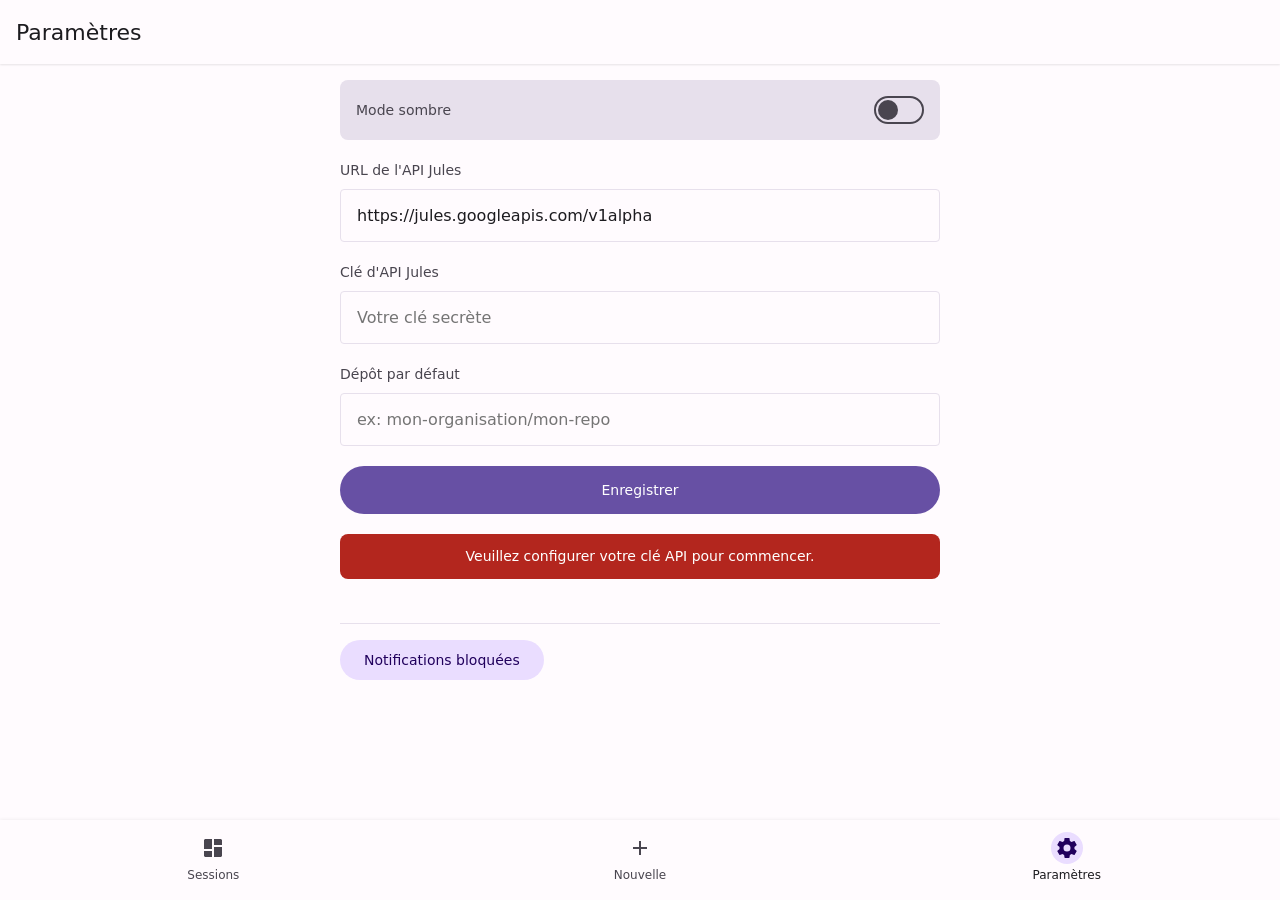
<file: index.html>
<!DOCTYPE html>
<html lang="fr">
<head>
    <meta charset="UTF-8">
    <meta name="viewport" content="width=device-width, initial-scale=1.0, maximum-scale=1.0, user-scalable=no">
    <meta name="theme-color" content="#6750A4" media="(prefers-color-scheme: light)">
    <meta name="theme-color" content="#21005D" media="(prefers-color-scheme: dark)">
    <title>Jules API Client</title>
    <link rel="manifest" href="manifest.json">
    <link rel="stylesheet" href="style.css">
    <link rel="icon" type="image/png" href="icons/icon-192x192.png">
    <link rel="apple-touch-icon" href="icons/icon-192x192.png">
</head>
<body>
    <header class="top-app-bar">
        <h1 id="app-title">Sessions</h1>
    </header>

    <main id="main-content">
        <!-- VUE: Sessions -->
        <section id="view-sessions" class="view active">
            <div id="sessions-list" class="list-container">
                <p class="empty-state">Aucune session pour le moment.</p>
            </div>

            <!-- Détail de session (Stepper) -->
            <div id="session-detail" class="hidden" style="display: flex; flex-direction: column; height: 100%;">
                <button id="btn-back-sessions" class="btn-text">← Retour aux sessions</button>
                <div class="session-info">
                    <h2 id="detail-session-id">Session</h2>
                    <span id="detail-session-status" class="chip"></span>
                </div>
                <div id="stepper-container" class="stepper" style="flex: 1; overflow-y: auto;">
                    <!-- Les étapes du plan viendront ici -->
                </div>
                <!-- Zone de chat pour continuer la session -->
                <div class="chat-input-container" style="padding: 10px; background: var(--md-sys-color-surface); border-top: 1px solid var(--md-sys-color-outline-variant);">
                    <form id="form-session-chat" style="display: flex; gap: 8px;">
                        <input type="text" id="input-session-message" aria-label="Message pour continuer la session" placeholder="Envoyer un message à Jules..." required style="flex: 1; padding: 12px; border: 1px solid #CAC4D0; border-radius: 24px; outline: none;">
                        <button type="submit" class="btn-primary" id="btn-send-message" style="border-radius: 50%; width: 48px; height: 48px; padding: 0; display: flex; justify-content: center; align-items: center;" aria-label="Envoyer">
                            <span class="btn-icon" style="display: flex; justify-content: center; align-items: center; padding: 0;">
                                <svg aria-hidden="true" viewBox="0 0 24 24" width="24" height="24"><path fill="currentColor" d="M2,21L23,12L2,3V10L17,12L2,14V21Z"/></svg>
                            </span>
                            <span class="spinner hidden" style="width: 16px; height: 16px;"></span>
                        </button>
                    </form>
                </div>
            </div>
        </section>

        <!-- VUE: Nouvelle Session -->
        <section id="view-new" class="view">
            <form id="form-new-session" class="form-container">
                <div class="form-group">
                    <label for="input-repo">Dépôt (Source / Repo ID)</label>
                    <select id="input-repo" required style="width: 100%; padding: 12px; border: 1px solid #CAC4D0; border-radius: 4px;"></select>
                </div>
                <div class="form-group">
                    <label for="input-branch">Branche (Optionnel)</label>
                    <input type="text" id="input-branch" placeholder="ex: main, dev...">
                </div>
                <div class="form-group">
                    <label for="input-prompt">Prompt</label>
                    <textarea id="input-prompt" rows="5" required placeholder="Que voulez-vous que Jules fasse ?"></textarea>
                </div>
                <div class="form-group">
                    <label for="input-plan-approval">Mode de démarrage</label>
                    <select id="input-plan-approval" style="width: 100%; padding: 12px; border: 1px solid #CAC4D0; border-radius: 4px;">
                        <option value="false">Start (Démarrage direct)</option>
                        <option value="true">Start and Interactive Plan (Plan Interactif)</option>
                    </select>
                </div>
                <div class="form-group">
                    <label for="input-automation-mode">Automation Mode</label>
                    <select id="input-automation-mode" style="width: 100%; padding: 12px; border: 1px solid #CAC4D0; border-radius: 4px;">
                        <option value="AUTOMATION_MODE_UNSPECIFIED">None</option>
                        <option value="AUTO_CREATE_PR">Schedule (Auto PR)</option>
                    </select>
                </div>
                <button type="submit" class="btn-primary" id="btn-submit-session">
                    <span class="btn-text">Initier la session</span>
                    <span class="spinner hidden"></span>
                </button>
            </form>
        </section>

        <!-- VUE: Paramètres -->
        <section id="view-settings" class="view">
            <form id="form-settings" class="form-container">
                <div class="form-group theme-toggle-group">
                    <label for="toggle-theme" class="theme-toggle-label">Mode sombre</label>
                    <label class="switch">
                        <input type="checkbox" id="toggle-theme">
                        <span class="slider round"></span>
                    </label>
                </div>
                <div class="form-group">
                    <label for="input-api-url">URL de l'API Jules</label>
                    <input type="url" id="input-api-url" value="https://jules.googleapis.com/v1alpha" required>
                </div>
                <div class="form-group">
                    <label for="input-api-key">Clé d'API Jules</label>
                    <input type="password" id="input-api-key" placeholder="Votre clé secrète" required>
                </div>
                <div class="form-group">
                    <label for="input-default-repo">Dépôt par défaut</label>
                    <input type="text" id="input-default-repo" placeholder="ex: mon-organisation/mon-repo">
                </div>
                <button type="submit" class="btn-primary">Enregistrer</button>
                <p id="settings-message" class="message hidden"></p>

                <div class="settings-actions">
                    <button type="button" id="btn-enable-notifications" class="btn-secondary">Activer les notifications</button>
                </div>
            </form>
        </section>
    </main>

    <!-- Barre de navigation inférieure -->
    <nav class="bottom-nav">
        <button class="nav-item active" data-target="view-sessions">
            <svg viewBox="0 0 24 24" class="nav-icon"><path fill="currentColor" d="M13,3V9H21V3M13,21H21V11H13M3,21H11V15H3M3,13H11V3H3V13Z"/></svg>
            <span>Sessions</span>
        </button>
        <button class="nav-item" data-target="view-new">
            <svg viewBox="0 0 24 24" class="nav-icon"><path fill="currentColor" d="M19,13H13V19H11V13H5V11H11V5H13V11H19V13Z"/></svg>
            <span>Nouvelle</span>
        </button>
        <button class="nav-item" data-target="view-settings">
            <svg viewBox="0 0 24 24" class="nav-icon"><path fill="currentColor" d="M12,15.5A3.5,3.5 0 0,1 8.5,12A3.5,3.5 0 0,1 12,8.5A3.5,3.5 0 0,1 15.5,12A3.5,3.5 0 0,1 12,15.5M19.43,12.97C19.47,12.65 19.5,12.33 19.5,12C19.5,11.67 19.47,11.34 19.43,11L21.54,9.37C21.73,9.22 21.78,8.95 21.66,8.73L19.66,5.27C19.54,5.05 19.27,4.96 19.05,5.05L16.56,6.05C16.04,5.66 15.5,5.32 14.87,5.07L14.5,2.42C14.46,2.18 14.25,2 14,2H10C9.75,2 9.54,2.18 9.5,2.42L9.13,5.07C8.5,5.32 7.96,5.66 7.44,6.05L4.95,5.05C4.73,4.96 4.46,5.05 4.34,5.27L2.34,8.73C2.21,8.95 2.27,9.22 2.46,9.37L4.57,11C4.53,11.34 4.5,11.67 4.5,12C4.5,12.33 4.53,12.65 4.57,12.97L2.46,14.63C2.27,14.78 2.21,15.05 2.34,15.27L4.34,18.73C4.46,18.95 4.73,19.03 4.95,18.95L7.44,17.94C7.96,18.34 8.5,18.68 9.13,18.93L9.5,21.58C9.54,21.82 9.75,22 10,22H14C14.25,22 14.46,21.82 14.5,21.58L14.87,18.93C15.5,18.68 16.04,18.34 16.56,17.94L19.05,18.95C19.27,19.03 19.54,18.95 19.66,18.73L21.66,15.27C21.78,15.05 21.73,14.78 21.54,14.63L19.43,12.97Z"/></svg>
            <span>Paramètres</span>
        </button>
    </nav>

    <!-- Update Notification Toast -->
    <div id="update-toast" class="update-toast hidden">
        <span>Une nouvelle version est disponible.</span>
        <button id="btn-update-reload" class="btn-text" style="color: var(--md-sys-color-primary-container);">Mettre à jour</button>
    </div>

    <script src="app.js" type="module"></script>
</body>
</html>
</file>
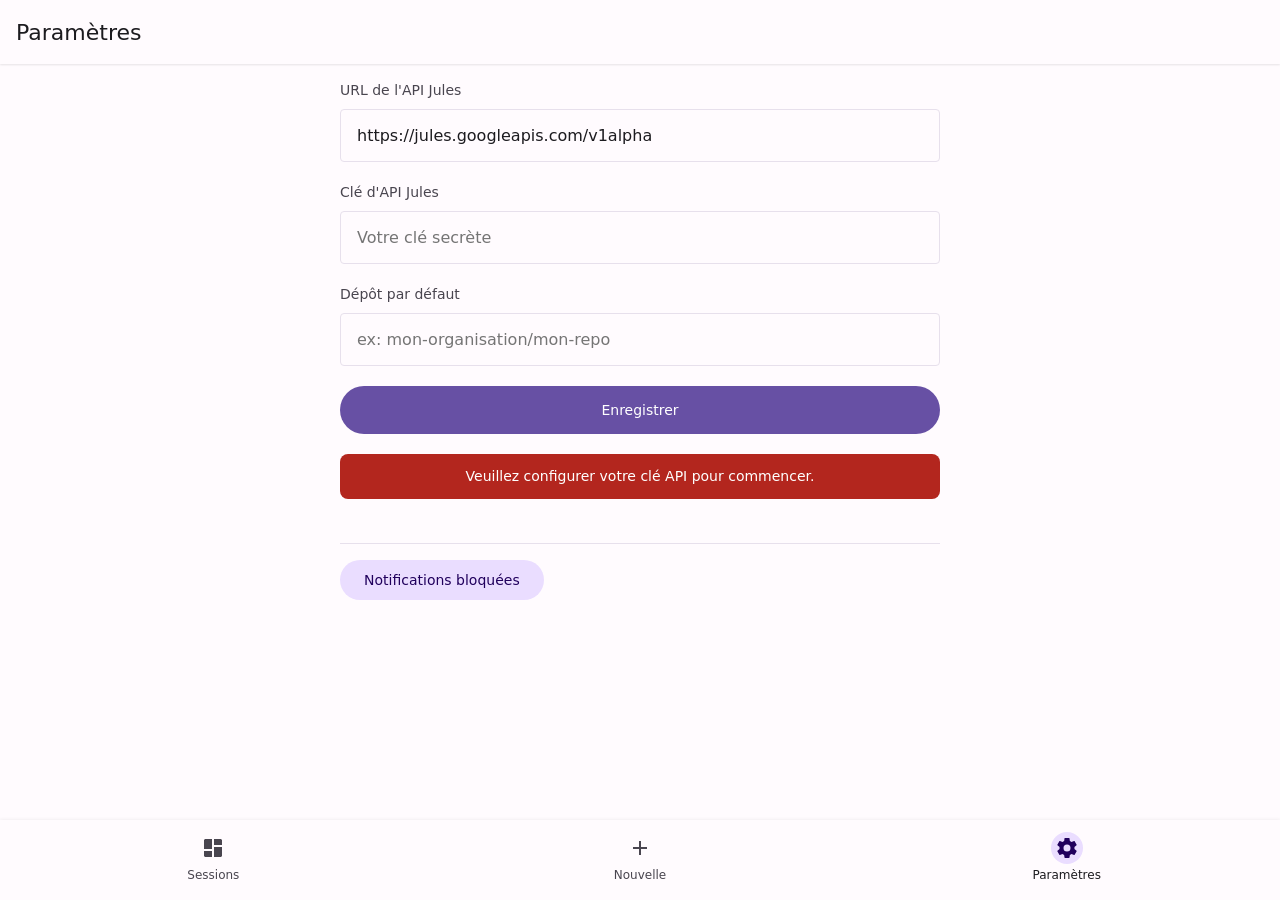
<file: public/index.html>
<!DOCTYPE html>
<html lang="fr">
<head>
    <meta charset="UTF-8">
    <meta name="viewport" content="width=device-width, initial-scale=1.0, maximum-scale=1.0, user-scalable=no">
    <meta name="theme-color" content="#6750A4" media="(prefers-color-scheme: light)">
    <meta name="theme-color" content="#21005D" media="(prefers-color-scheme: dark)">
    <title>Jules API Client</title>
    <link rel="manifest" href="/manifest.json">
    <link rel="stylesheet" href="/style.css">
    <link rel="icon" type="image/png" href="/icons/icon-192x192.png">
    <link rel="apple-touch-icon" href="/icons/icon-192x192.png">
</head>
<body>
    <header class="top-app-bar">
        <h1 id="app-title">Sessions</h1>
    </header>

    <main id="main-content">
        <!-- VUE: Sessions -->
        <section id="view-sessions" class="view active">
            <div id="sessions-list" class="list-container">
                <p class="empty-state">Aucune session pour le moment.</p>
            </div>

            <!-- Détail de session (Stepper) -->
            <div id="session-detail" class="hidden">
                <button id="btn-back-sessions" class="btn-text">← Retour aux sessions</button>
                <div class="session-info">
                    <h2 id="detail-session-id">Session</h2>
                    <span id="detail-session-status" class="chip"></span>
                </div>
                <div id="stepper-container" class="stepper">
                    <!-- Les étapes du plan viendront ici -->
                </div>
            </div>
        </section>

        <!-- VUE: Nouvelle Session -->
        <section id="view-new" class="view">
            <form id="form-new-session" class="form-container">
                <div class="form-group">
                    <label for="input-repo">Dépôt (Source / Repo ID)</label>
                    <input type="text" id="input-repo" required placeholder="ex: mon-organisation/mon-repo">
                </div>
                <div class="form-group">
                    <label for="input-prompt">Prompt</label>
                    <textarea id="input-prompt" rows="5" required placeholder="Que voulez-vous que Jules fasse ?"></textarea>
                </div>
                <button type="submit" class="btn-primary" id="btn-submit-session">
                    <span class="btn-text">Initier la session</span>
                    <span class="spinner hidden"></span>
                </button>
            </form>
        </section>

        <!-- VUE: Paramètres -->
        <section id="view-settings" class="view">
            <form id="form-settings" class="form-container">
                <div class="form-group">
                    <label for="input-api-url">URL de l'API Jules</label>
                    <input type="url" id="input-api-url" value="https://jules.googleapis.com/v1alpha" required>
                </div>
                <div class="form-group">
                    <label for="input-api-key">Clé d'API Jules</label>
                    <input type="password" id="input-api-key" placeholder="Votre clé secrète" required>
                </div>
                <div class="form-group">
                    <label for="input-default-repo">Dépôt par défaut</label>
                    <input type="text" id="input-default-repo" placeholder="ex: mon-organisation/mon-repo">
                </div>
                <button type="submit" class="btn-primary">Enregistrer</button>
                <p id="settings-message" class="message hidden"></p>

                <div class="settings-actions">
                    <button type="button" id="btn-enable-notifications" class="btn-secondary">Activer les notifications</button>
                </div>
            </form>
        </section>
    </main>

    <!-- Barre de navigation inférieure -->
    <nav class="bottom-nav">
        <button class="nav-item active" data-target="view-sessions">
            <svg viewBox="0 0 24 24" class="nav-icon"><path fill="currentColor" d="M13,3V9H21V3M13,21H21V11H13M3,21H11V15H3M3,13H11V3H3V13Z"/></svg>
            <span>Sessions</span>
        </button>
        <button class="nav-item" data-target="view-new">
            <svg viewBox="0 0 24 24" class="nav-icon"><path fill="currentColor" d="M19,13H13V19H11V13H5V11H11V5H13V11H19V13Z"/></svg>
            <span>Nouvelle</span>
        </button>
        <button class="nav-item" data-target="view-settings">
            <svg viewBox="0 0 24 24" class="nav-icon"><path fill="currentColor" d="M12,15.5A3.5,3.5 0 0,1 8.5,12A3.5,3.5 0 0,1 12,8.5A3.5,3.5 0 0,1 15.5,12A3.5,3.5 0 0,1 12,15.5M19.43,12.97C19.47,12.65 19.5,12.33 19.5,12C19.5,11.67 19.47,11.34 19.43,11L21.54,9.37C21.73,9.22 21.78,8.95 21.66,8.73L19.66,5.27C19.54,5.05 19.27,4.96 19.05,5.05L16.56,6.05C16.04,5.66 15.5,5.32 14.87,5.07L14.5,2.42C14.46,2.18 14.25,2 14,2H10C9.75,2 9.54,2.18 9.5,2.42L9.13,5.07C8.5,5.32 7.96,5.66 7.44,6.05L4.95,5.05C4.73,4.96 4.46,5.05 4.34,5.27L2.34,8.73C2.21,8.95 2.27,9.22 2.46,9.37L4.57,11C4.53,11.34 4.5,11.67 4.5,12C4.5,12.33 4.53,12.65 4.57,12.97L2.46,14.63C2.27,14.78 2.21,15.05 2.34,15.27L4.34,18.73C4.46,18.95 4.73,19.03 4.95,18.95L7.44,17.94C7.96,18.34 8.5,18.68 9.13,18.93L9.5,21.58C9.54,21.82 9.75,22 10,22H14C14.25,22 14.46,21.82 14.5,21.58L14.87,18.93C15.5,18.68 16.04,18.34 16.56,17.94L19.05,18.95C19.27,19.03 19.54,18.95 19.66,18.73L21.66,15.27C21.78,15.05 21.73,14.78 21.54,14.63L19.43,12.97Z"/></svg>
            <span>Paramètres</span>
        </button>
    </nav>

    <script src="/app.js" type="module"></script>
</body>
</html>
</file>
<file: style.css>
:root {
    /* Colors - Material You Light (Jules Purple) */
    --md-sys-color-primary: #6750A4;
    --md-sys-color-on-primary: #FFFFFF;
    --md-sys-color-primary-container: #EADDFF;
    --md-sys-color-on-primary-container: #21005D;

    --md-sys-color-background: #FFFBFE;
    --md-sys-color-on-background: #1C1B1F;
    --md-sys-color-surface: #FFFBFE;
    --md-sys-color-on-surface: #1C1B1F;
    --md-sys-color-surface-variant: #E7E0EC;
    --md-sys-color-on-surface-variant: #49454F;

    --md-sys-color-error: #B3261E;
    --md-sys-color-success: #1E8E3E;
    --md-sys-color-pending: #F9A825;

    --nav-height: 80px;
}

[data-theme="dark"] {
    /* Colors - Material You Dark */
    --md-sys-color-primary: #D0BCFF;
        --md-sys-color-on-primary: #381E72;
        --md-sys-color-primary-container: #4F378B;
        --md-sys-color-on-primary-container: #EADDFF;

        --md-sys-color-background: #1C1B1F;
        --md-sys-color-on-background: #E6E1E5;
        --md-sys-color-surface: #1C1B1F;
        --md-sys-color-on-surface: #E6E1E5;
        --md-sys-color-surface-variant: #49454F;
        --md-sys-color-on-surface-variant: #CAC4D0;

    --md-sys-color-error: #F2B8B5;
    --md-sys-color-success: #81C995;
    --md-sys-color-pending: #FDE293;
}

* {
    box-sizing: border-box;
    margin: 0;
    padding: 0;
    -webkit-tap-highlight-color: transparent;
}

body {
    font-family: system-ui, -apple-system, BlinkMacSystemFont, 'Segoe UI', Roboto, Helvetica, Arial, sans-serif;
    background-color: var(--md-sys-color-background);
    color: var(--md-sys-color-on-background);
    line-height: 1.5;
    padding-bottom: var(--nav-height); /* For bottom nav */
}

/* Top App Bar */
.top-app-bar {
    height: 64px;
    display: flex;
    align-items: center;
    padding: 0 16px;
    background-color: var(--md-sys-color-surface);
    color: var(--md-sys-color-on-surface);
    position: sticky;
    top: 0;
    z-index: 10;
    box-shadow: 0 1px 2px rgba(0,0,0,0.1);
}

.top-app-bar h1 {
    font-size: 22px;
    font-weight: 500;
}

/* Views */
.view {
    display: none;
    padding: 16px;
    animation: fadeIn 0.2s ease-in-out;
}

.view.active {
    display: block;
}

@keyframes fadeIn {
    from { opacity: 0; transform: translateY(10px); }
    to { opacity: 1; transform: translateY(0); }
}

.hidden {
    display: none !important;
}

/* Forms */
.form-container {
    display: flex;
    flex-direction: column;
    gap: 20px;
    max-width: 600px;
    margin: 0 auto;
}

.form-group {
    display: flex;
    flex-direction: column;
    gap: 8px;
}

label {
    font-size: 14px;
    color: var(--md-sys-color-on-surface-variant);
    font-weight: 500;
}

input, textarea {
    padding: 16px;
    border-radius: 4px;
    border: 1px solid var(--md-sys-color-surface-variant);
    background-color: var(--md-sys-color-surface);
    color: var(--md-sys-color-on-surface);
    font-family: inherit;
    font-size: 16px;
}

input:focus, textarea:focus {
    outline: 2px solid var(--md-sys-color-primary);
    border-color: transparent;
}

/* Theme Toggle Group */
.theme-toggle-group {
    display: flex;
    justify-content: space-between;
    align-items: center;
    background-color: var(--md-sys-color-surface-variant);
    padding: 16px;
    border-radius: 8px;
    flex-direction: row !important; /* override form-group */
}

.theme-toggle-label {
    margin-bottom: 0;
}

/* Toggle Switch */
.switch {
  position: relative;
  display: inline-block;
  width: 50px;
  height: 28px;
}

.switch input {
  opacity: 0;
  width: 0;
  height: 0;
}

.slider {
  position: absolute;
  cursor: pointer;
  top: 0;
  left: 0;
  right: 0;
  bottom: 0;
  background-color: var(--md-sys-color-surface-variant);
  border: 2px solid var(--md-sys-color-on-surface-variant);
  transition: .4s;
}

.slider:before {
  position: absolute;
  content: "";
  height: 20px;
  width: 20px;
  left: 2px;
  bottom: 2px;
  background-color: var(--md-sys-color-on-surface-variant);
  transition: .4s;
}

input:checked + .slider {
  background-color: var(--md-sys-color-primary);
  border-color: var(--md-sys-color-primary);
}

input:checked + .slider:before {
  background-color: var(--md-sys-color-on-primary);
  transform: translateX(22px);
}

.slider.round {
  border-radius: 34px;
}

.slider.round:before {
  border-radius: 50%;
}

/* Buttons */
button {
    font-family: inherit;
    cursor: pointer;
    border: none;
    border-radius: 100px; /* Fully rounded for Material You */
    font-weight: 500;
    font-size: 14px;
    transition: background-color 0.2s, opacity 0.2s;
}

.btn-primary {
    background-color: var(--md-sys-color-primary);
    color: var(--md-sys-color-on-primary);
    padding: 16px 24px;
    display: flex;
    justify-content: center;
    align-items: center;
    gap: 8px;
}

.btn-primary:active {
    opacity: 0.8;
}

.btn-primary:disabled {
    opacity: 0.5;
    cursor: not-allowed;
}

.btn-secondary {
    background-color: var(--md-sys-color-primary-container);
    color: var(--md-sys-color-on-primary-container);
    padding: 12px 24px;
}

.btn-text {
    background: transparent;
    color: var(--md-sys-color-primary);
    padding: 8px 12px;
}

/* Bottom Navigation */
.bottom-nav {
    position: fixed;
    bottom: 0;
    left: 0;
    right: 0;
    height: var(--nav-height);
    background-color: var(--md-sys-color-surface);
    display: flex;
    justify-content: space-around;
    align-items: center;
    box-shadow: 0 -1px 3px rgba(0,0,0,0.05);
    z-index: 100;
}

.nav-item {
    display: flex;
    flex-direction: column;
    align-items: center;
    gap: 4px;
    background: transparent;
    color: var(--md-sys-color-on-surface-variant);
    width: 100%;
    height: 100%;
    padding: 12px 0;
    border-radius: 0;
}

.nav-item.active {
    color: var(--md-sys-color-on-surface);
}

.nav-item .nav-icon {
    width: 24px;
    height: 24px;
    padding: 4px;
    border-radius: 16px;
    transition: background-color 0.2s;
    box-sizing: content-box;
}

.nav-item.active .nav-icon {
    background-color: var(--md-sys-color-primary-container);
    color: var(--md-sys-color-on-primary-container);
}

.nav-item span {
    font-size: 12px;
    font-weight: 500;
}

/* Sessions List */
.list-container {
    display: flex;
    flex-direction: column;
    gap: 12px;
}

.session-card {
    background-color: var(--md-sys-color-surface-variant);
    border-radius: 12px;
    padding: 16px;
    cursor: pointer;
    display: flex;
    flex-direction: column;
    gap: 8px;
}

.session-card-header {
    display: flex;
    justify-content: space-between;
    align-items: center;
}

.session-card-title {
    font-weight: 600;
    font-size: 16px;
    word-break: break-all;
}

.session-card-date {
    font-size: 12px;
    color: var(--md-sys-color-on-surface-variant);
}

/* Chips */
.chip {
    padding: 4px 8px;
    border-radius: 8px;
    font-size: 12px;
    font-weight: 600;
    text-transform: uppercase;
}

.chip.pending, .chip.planning, .chip.in_progress, .chip.awaiting_input {
    background-color: var(--md-sys-color-pending);
    color: #000;
}

.chip.completed {
    background-color: var(--md-sys-color-success);
    color: #fff;
}

.chip.failed, .chip.cancelled {
    background-color: var(--md-sys-color-error);
    color: #fff;
}

.chip.default {
    background-color: var(--md-sys-color-primary-container);
    color: var(--md-sys-color-on-primary-container);
}

/* Chat Interface (replaces Stepper) */
.session-info {
    margin: 16px 0 24px 0;
    display: flex;
    align-items: center;
    gap: 12px;
}

.chat-container {
    display: flex;
    flex-direction: column;
    gap: 16px;
    padding-bottom: 24px;
}

.chat-message {
    display: flex;
    flex-direction: column;
    max-width: 85%;
}

.chat-message.user {
    align-self: flex-end;
}

.chat-message.jules {
    align-self: flex-start;
}

.chat-bubble {
    padding: 12px 16px;
    border-radius: 16px;
    font-size: 14px;
    word-break: break-word;
    white-space: pre-wrap;
}

.chat-message.user .chat-bubble {
    background-color: var(--md-sys-color-primary);
    color: var(--md-sys-color-on-primary);
    border-bottom-right-radius: 4px;
}

.chat-message.jules .chat-bubble {
    background-color: var(--md-sys-color-surface-variant);
    color: var(--md-sys-color-on-surface-variant);
    border-bottom-left-radius: 4px;
}

.chat-message.jules .chat-bubble a {
    color: var(--md-sys-color-primary);
    text-decoration: underline;
}

.chat-system {
    align-self: center;
    font-size: 12px;
    color: var(--md-sys-color-on-surface-variant);
    background-color: transparent;
    text-align: center;
    margin: 8px 0;
    padding: 4px 12px;
    border-radius: 12px;
    border: 1px solid var(--md-sys-color-surface-variant);
}

.chat-system.success {
    border-color: var(--md-sys-color-success);
    color: var(--md-sys-color-success);
}

.chat-system.error {
    border-color: var(--md-sys-color-error);
    color: var(--md-sys-color-error);
}

/* Update Toast */
.update-toast {
    position: fixed;
    bottom: calc(var(--nav-height) + 16px);
    left: 50%;
    transform: translateX(-50%);
    background-color: var(--md-sys-color-on-surface);
    color: var(--md-sys-color-surface);
    padding: 12px 24px;
    border-radius: 8px;
    display: flex;
    align-items: center;
    gap: 16px;
    box-shadow: 0 4px 6px rgba(0,0,0,0.3);
    z-index: 1000;
    animation: slideUp 0.3s ease-out;
}

@keyframes slideUp {
    from { transform: translate(-50%, 100%); opacity: 0; }
    to { transform: translate(-50%, 0); opacity: 1; }
}

/* Spinner */
.spinner {
    border: 2px solid rgba(255, 255, 255, 0.3);
    border-radius: 50%;
    border-top: 2px solid white;
    width: 16px;
    height: 16px;
    animation: spin 1s linear infinite;
    display: inline-block;
}

@keyframes spin {
    0% { transform: rotate(0deg); }
    100% { transform: rotate(360deg); }
}

.message {
    padding: 12px;
    border-radius: 8px;
    background-color: var(--md-sys-color-primary-container);
    color: var(--md-sys-color-on-primary-container);
    font-size: 14px;
    text-align: center;
}

.settings-actions {
    margin-top: 24px;
    border-top: 1px solid var(--md-sys-color-surface-variant);
    padding-top: 16px;
}

.empty-state {
    text-align: center;
    color: var(--md-sys-color-on-surface-variant);
    padding: 40px 20px;
}

.btn-icon {
    display: flex;
    justify-content: center;
    align-items: center;
    color: var(--md-sys-color-on-primary);
}

.btn-icon svg {
    width: 24px;
    height: 24px;
    fill: currentColor;
}
</file>
